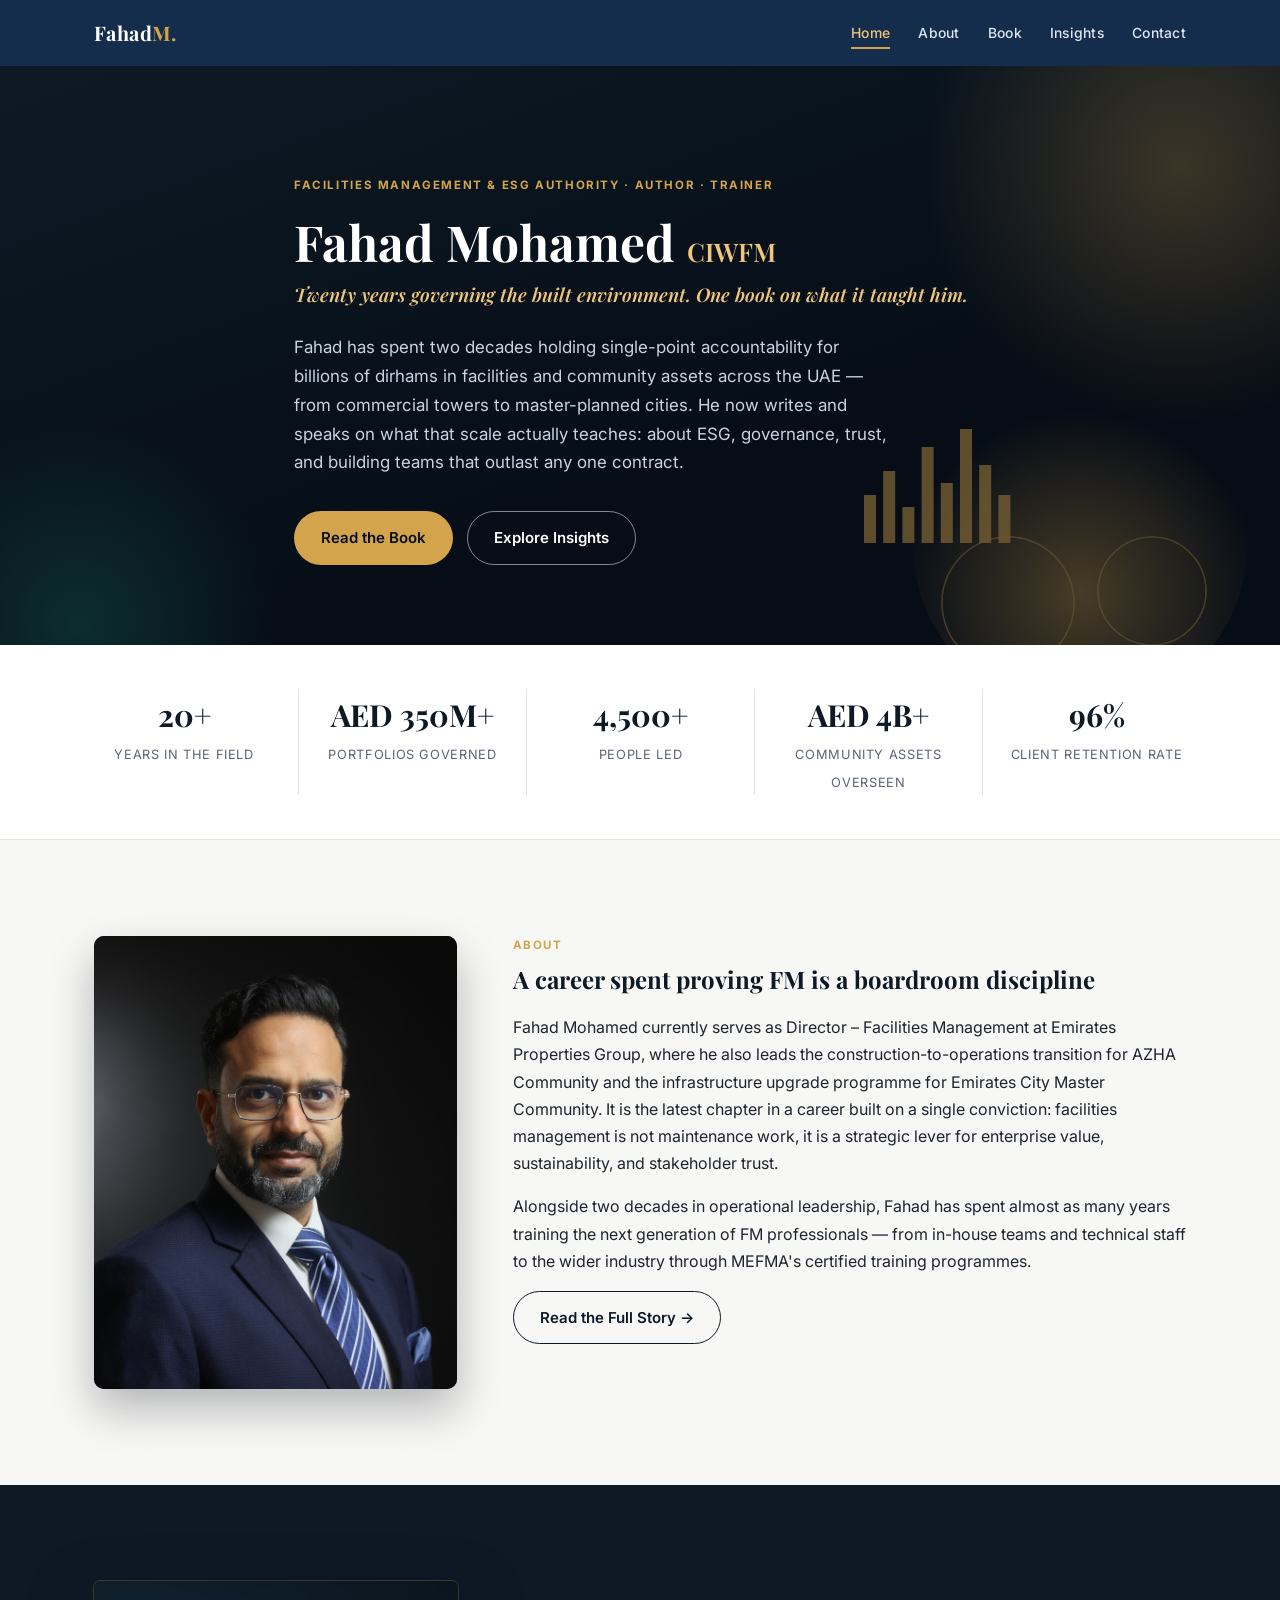
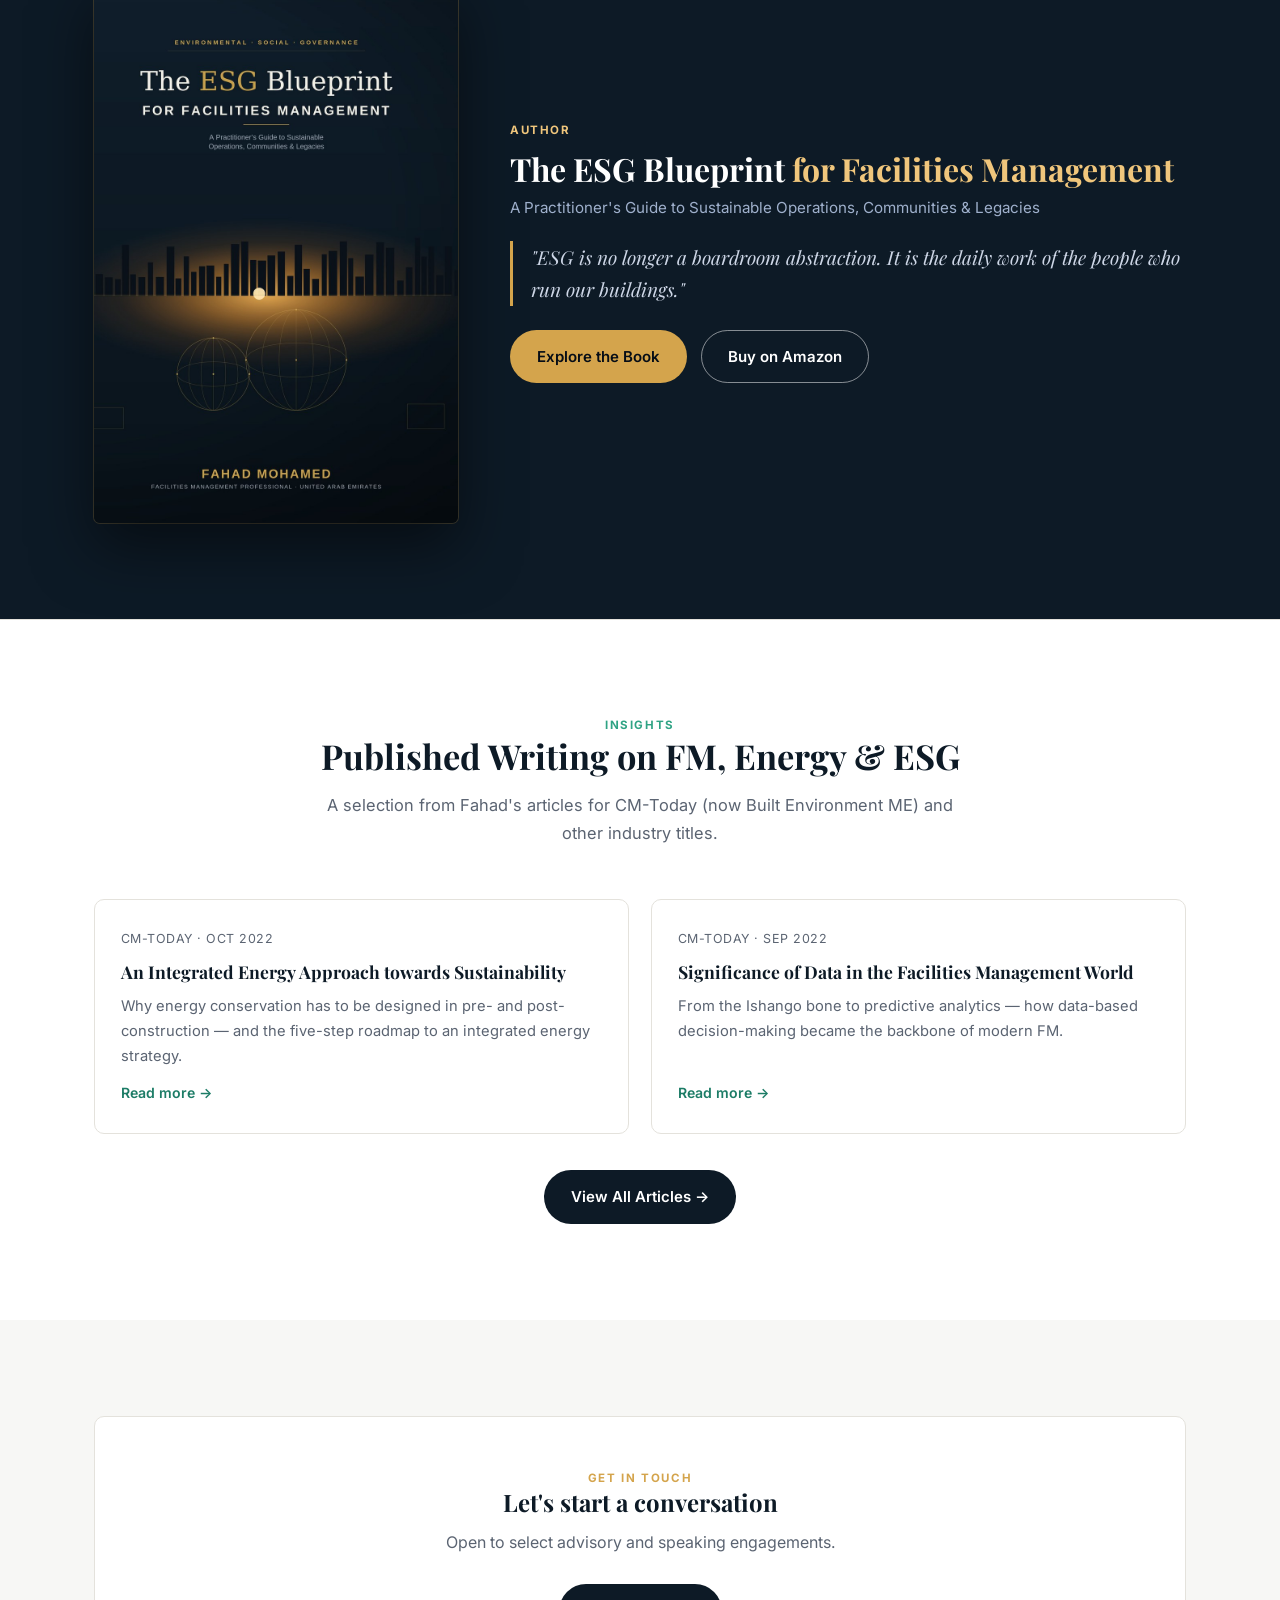
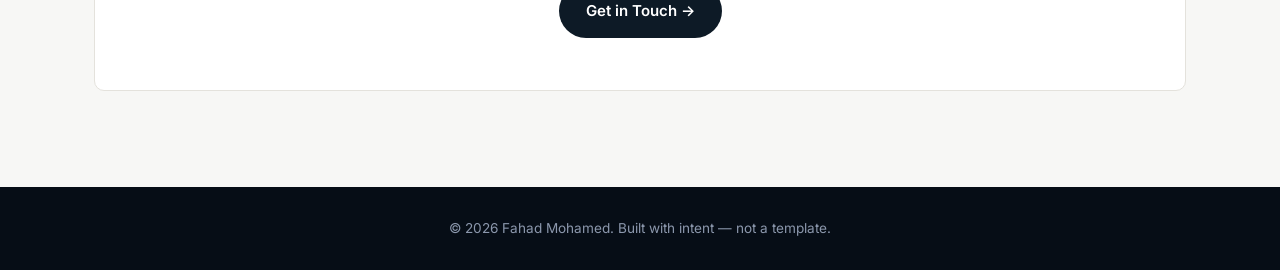
<file: index.html>
<!DOCTYPE html>
<html lang="en">
<head>
<meta charset="UTF-8">
<meta name="viewport" content="width=device-width, initial-scale=1.0">
<title>Fahad Mohamed | Facilities Management &amp; ESG Authority, Author</title>
<meta name="description" content="Fahad Mohamed — twenty years governing the built environment across the UAE. Author of The ESG Blueprint for Facilities Management, MEFMA certified trainer, and voice on ESG and the future of FM.">
<link rel="preconnect" href="https://fonts.googleapis.com">
<link rel="preconnect" href="https://fonts.gstatic.com" crossorigin>
<link href="https://fonts.googleapis.com/css2?family=Playfair+Display:wght@600;700;800&family=Inter:wght@400;500;600;700&display=swap" rel="stylesheet">
<link rel="stylesheet" href="style.css">
</head>
<body>

<header>
  <nav>
    <a href="index.html" class="logo">Fahad<span>M.</span></a>
    <ul class="nav-links" id="navLinks">
      <li><a href="index.html" class="active">Home</a></li>
      <li><a href="about.html">About</a></li>
      <li><a href="book.html">Book</a></li>
      <li><a href="insights.html">Insights</a></li>
      <li><a href="contact.html">Contact</a></li>
    </ul>
    <button class="nav-toggle" id="navToggle" aria-label="Toggle menu"><span></span><span></span><span></span></button>
  </nav>
</header>

<section class="hero" id="top">
  <svg class="hero-motif" viewBox="0 0 400 300" xmlns="http://www.w3.org/2000/svg" aria-hidden="true">
    <defs>
      <radialGradient id="heroGlow" cx="50%" cy="65%" r="55%">
        <stop offset="0%" stop-color="#f2b755" stop-opacity=".55"/>
        <stop offset="100%" stop-color="#f2b755" stop-opacity="0"/>
      </radialGradient>
    </defs>
    <circle cx="200" cy="190" r="140" fill="url(#heroGlow)"/>
    <g fill="none" stroke="#d4a44c" stroke-width="1" opacity=".55">
      <circle cx="140" cy="240" r="55"/>
      <circle cx="140" cy="240" r="55" transform="rotate(30 140 240)"/>
      <circle cx="260" cy="230" r="45"/>
      <circle cx="260" cy="230" r="45" transform="rotate(45 260 230)"/>
    </g>
    <g fill="#d4a44c" opacity=".85">
      <rect x="20" y="150" width="10" height="40"/>
      <rect x="36" y="130" width="10" height="60"/>
      <rect x="52" y="160" width="10" height="30"/>
      <rect x="68" y="110" width="10" height="80"/>
      <rect x="84" y="140" width="10" height="50"/>
      <rect x="100" y="95" width="10" height="95"/>
      <rect x="116" y="125" width="10" height="65"/>
      <rect x="132" y="150" width="10" height="40"/>
    </g>
  </svg>
  <div class="wrap hero-inner">
    <div class="eyebrow">Facilities Management &amp; ESG Authority &middot; Author &middot; Trainer</div>
    <h1>Fahad Mohamed <span style="color:var(--gold-light);font-size:1.6rem;font-weight:600;">CIWFM</span></h1>
    <div class="byline">Twenty years governing the built environment. One book on what it taught him.</div>
    <p class="lede">Fahad has spent two decades holding single-point accountability for billions of dirhams in facilities and community assets across the UAE &mdash; from commercial towers to master-planned cities. He now writes and speaks on what that scale actually teaches: about ESG, governance, trust, and building teams that outlast any one contract.</p>
    <div class="hero-ctas">
      <a href="book.html" class="btn btn-gold">Read the Book</a>
      <a href="insights.html" class="btn btn-outline">Explore Insights</a>
    </div>
  </div>
</section>

<section class="stats">
  <div class="wrap stats-grid">
    <div class="stat"><b data-count="20" data-suffix="+">0</b><span>Years in the Field</span></div>
    <div class="stat"><b data-count="350" data-prefix="AED " data-suffix="M+">AED 0M+</b><span>Portfolios Governed</span></div>
    <div class="stat"><b data-count="4500" data-suffix="+">0</b><span>People Led</span></div>
    <div class="stat"><b data-count="4" data-prefix="AED " data-suffix="B+">AED 0B+</b><span>Community Assets Overseen</span></div>
    <div class="stat"><b data-count="96" data-suffix="%">0%</b><span>Client Retention Rate</span></div>
  </div>
</section>

<section class="section" id="about-teaser">
  <div class="wrap about-grid">
    <div class="about-photo fade-up"><img src="headshot.jpg" alt="Fahad Mohamed" style="width:100%;height:100%;object-fit:cover;"></div>
    <div class="about fade-up">
      <div class="eyebrow">About</div>
      <h2 style="margin:10px 0 20px;">A career spent proving FM is a boardroom discipline</h2>
      <p>Fahad Mohamed currently serves as Director &ndash; Facilities Management at Emirates Properties Group, where he also leads the construction-to-operations transition for AZHA Community and the infrastructure upgrade programme for Emirates City Master Community. It is the latest chapter in a career built on a single conviction: facilities management is not maintenance work, it is a strategic lever for enterprise value, sustainability, and stakeholder trust.</p>
      <p>Alongside two decades in operational leadership, Fahad has spent almost as many years training the next generation of FM professionals &mdash; from in-house teams and technical staff to the wider industry through MEFMA's certified training programmes.</p>
      <p><a href="about.html" class="btn btn-navy-outline btn" style="border:1.5px solid var(--navy);">Read the Full Story &rarr;</a></p>
    </div>
  </div>
</section>

<section class="section book-section">
  <div class="wrap book-grid">
    <div class="book-cover fade-up"><img src="book-cover.jpg" alt="The ESG Blueprint for Facilities Management — book cover"></div>
    <div class="fade-up">
      <div class="eyebrow">Author</div>
      <h2>The ESG Blueprint <span style="color:var(--gold-light);">for Facilities Management</span></h2>
      <p style="color:#9fb0cc;font-size:.95rem;margin-top:-10px;margin-bottom:20px;">A Practitioner's Guide to Sustainable Operations, Communities &amp; Legacies</p>
      <p class="book-quote">"ESG is no longer a boardroom abstraction. It is the daily work of the people who run our buildings."</p>
      <div class="book-ctas">
        <a href="book.html" class="btn btn-gold">Explore the Book</a>
        <a href="https://amzn.eu/d/0ifRS3AZ" target="_blank" rel="noopener" class="btn btn-outline">Buy on Amazon</a>
      </div>
    </div>
  </div>
</section>

<section class="section" id="insights-teaser" style="background:var(--white);border-top:1px solid var(--line);">
  <div class="wrap">
    <div class="section-head fade-up">
      <div class="eyebrow emerald">Insights</div>
      <h2>Published Writing on FM, Energy &amp; ESG</h2>
      <p>A selection from Fahad's articles for CM-Today (now Built Environment ME) and other industry titles.</p>
    </div>
    <div class="insight-grid fade-up">
      <div class="article-card">
        <span class="article-meta">CM-Today &middot; Oct 2022</span>
        <h3>An Integrated Energy Approach towards Sustainability</h3>
        <p>Why energy conservation has to be designed in pre- and post-construction &mdash; and the five-step roadmap to an integrated energy strategy.</p>
        <a href="insights.html" class="read-link">Read more &rarr;</a>
      </div>
      <div class="article-card">
        <span class="article-meta">CM-Today &middot; Sep 2022</span>
        <h3>Significance of Data in the Facilities Management World</h3>
        <p>From the Ishango bone to predictive analytics &mdash; how data-based decision-making became the backbone of modern FM.</p>
        <a href="insights.html" class="read-link">Read more &rarr;</a>
      </div>
    </div>
    <p style="text-align:center;margin-top:36px;"><a href="insights.html" class="btn btn-navy">View All Articles &rarr;</a></p>
  </div>
</section>

<section class="section" id="contact-teaser">
  <div class="wrap">
    <div class="contact-box fade-up">
      <div class="eyebrow">Get in Touch</div>
      <h2>Let's start a conversation</h2>
      <p>Open to select advisory and speaking engagements.</p>
      <div class="contact-ctas">
        <a href="contact.html" class="btn btn-navy">Get in Touch &rarr;</a>
      </div>
    </div>
  </div>
</section>

<footer>
  <div class="wrap">
    &copy; <span id="year"></span> Fahad Mohamed. Built with intent &mdash; not a template.
  </div>
</footer>

<script src="site.js"></script>
</body>
</html>
</file>
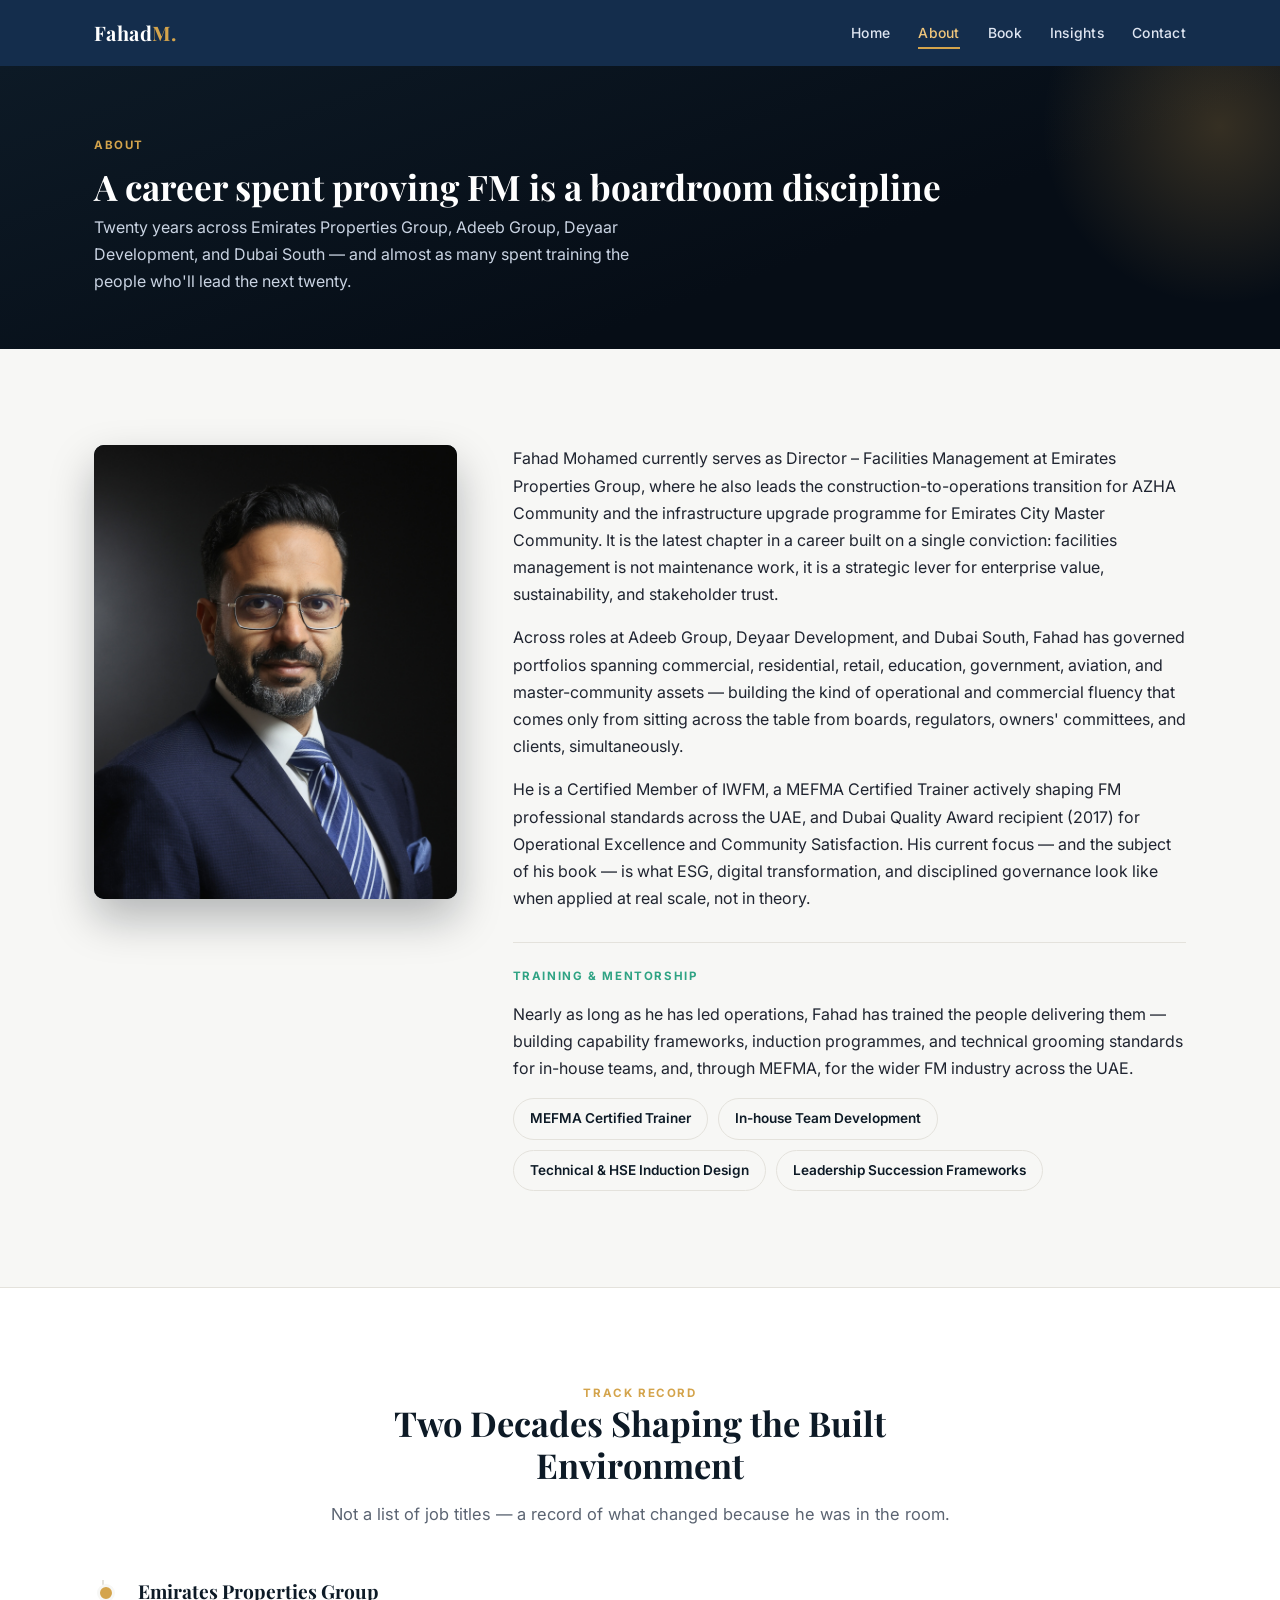
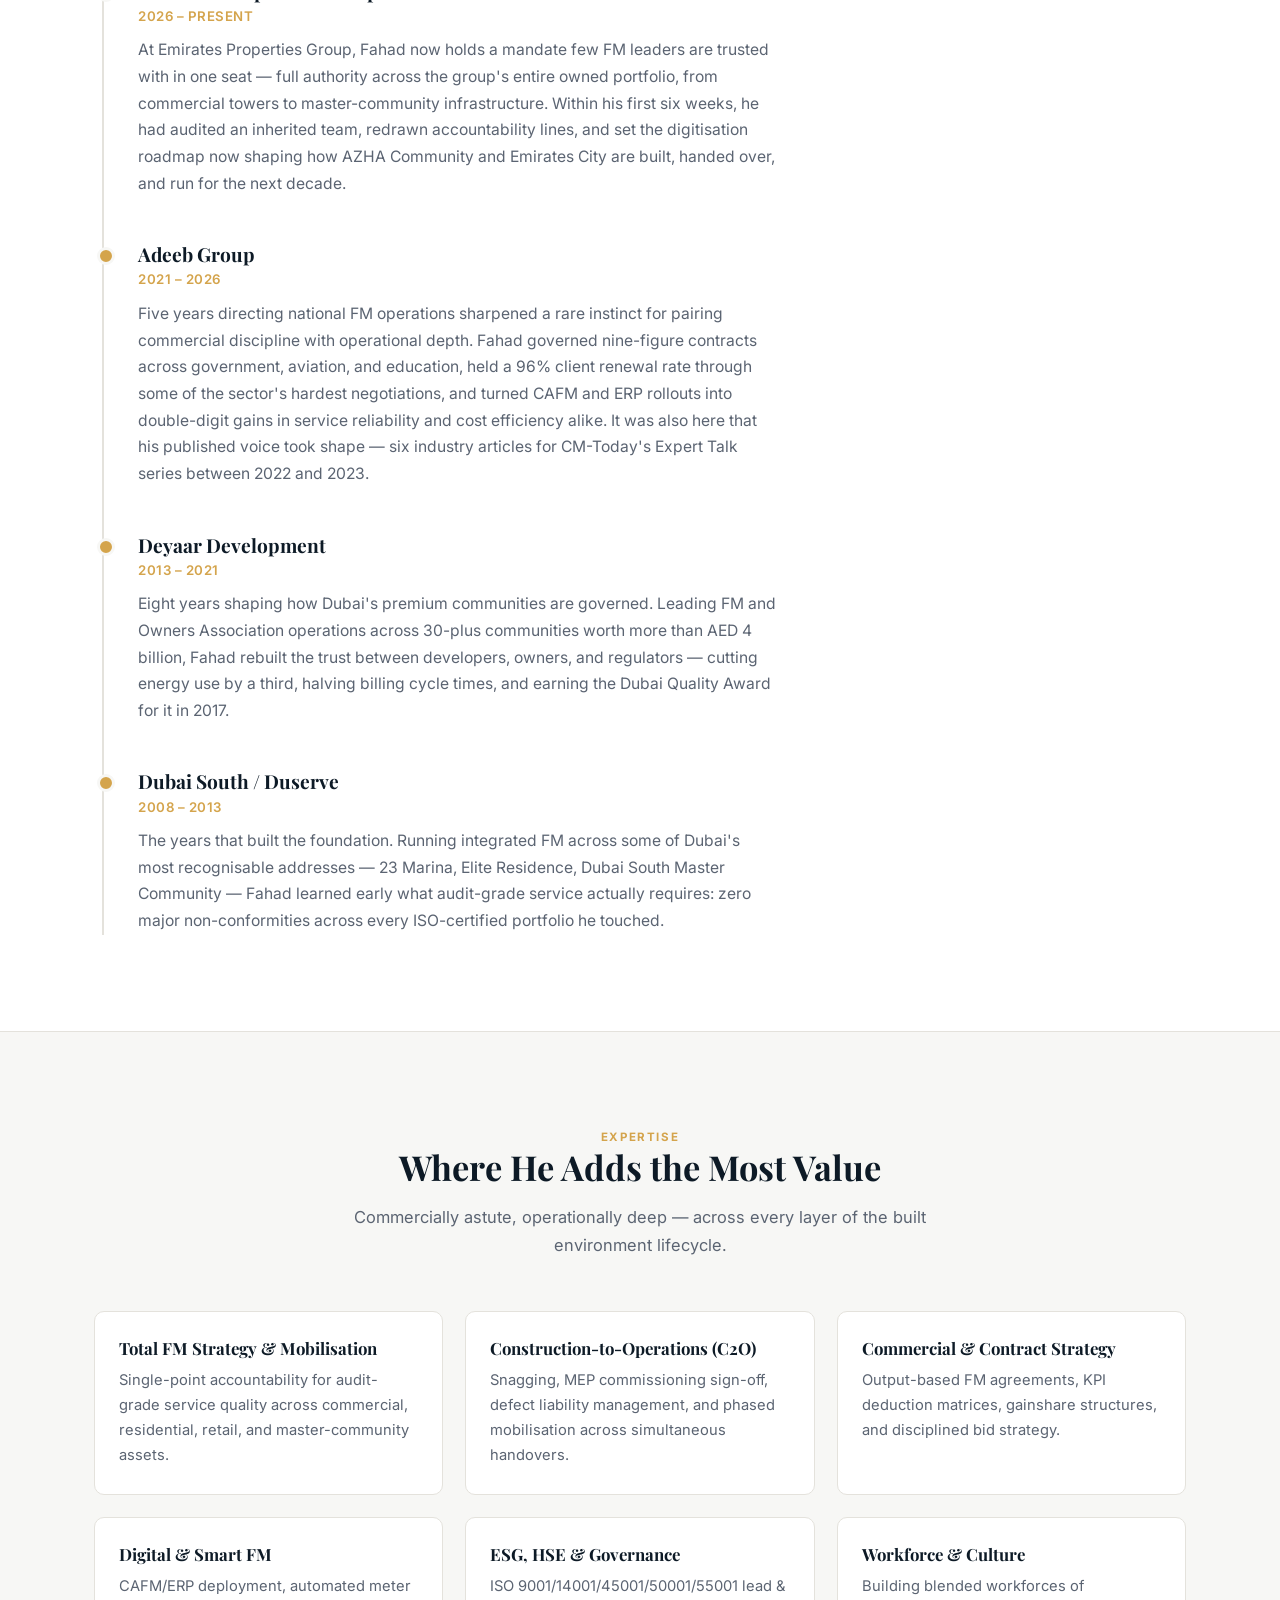
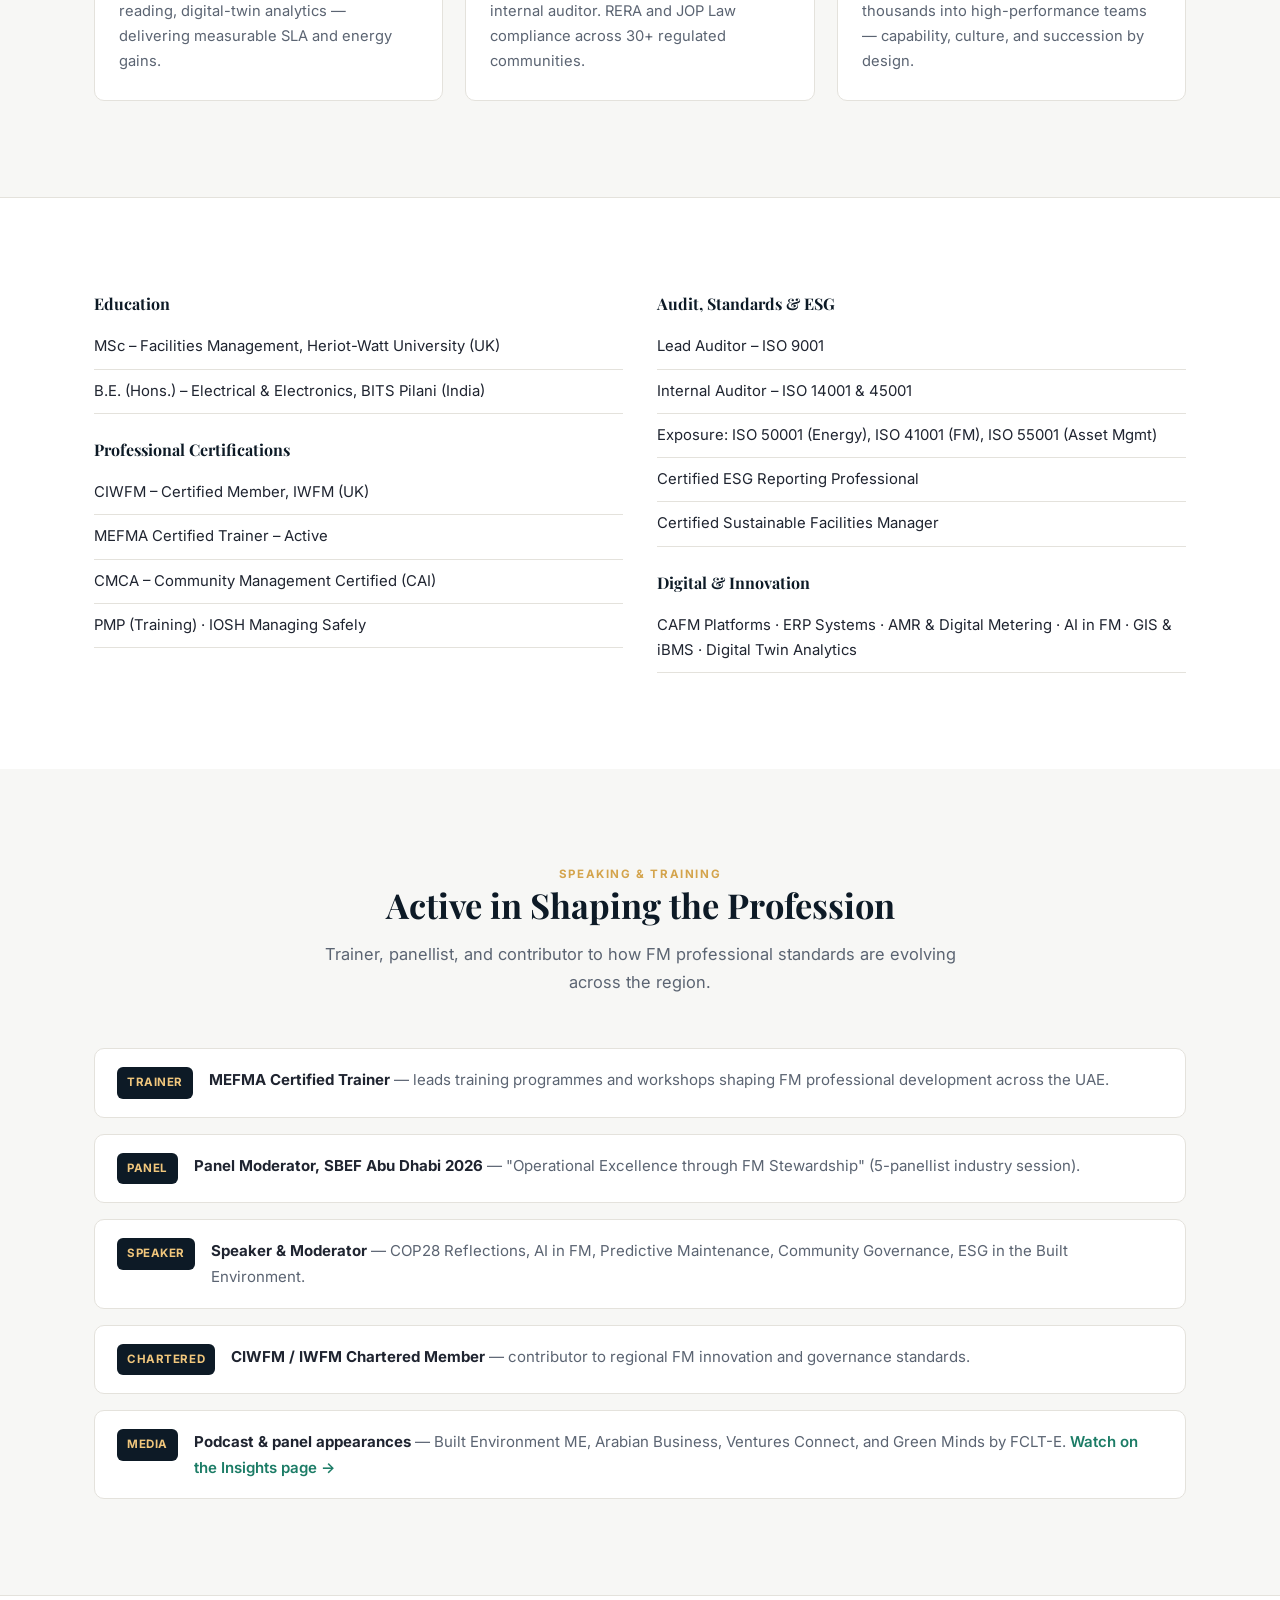
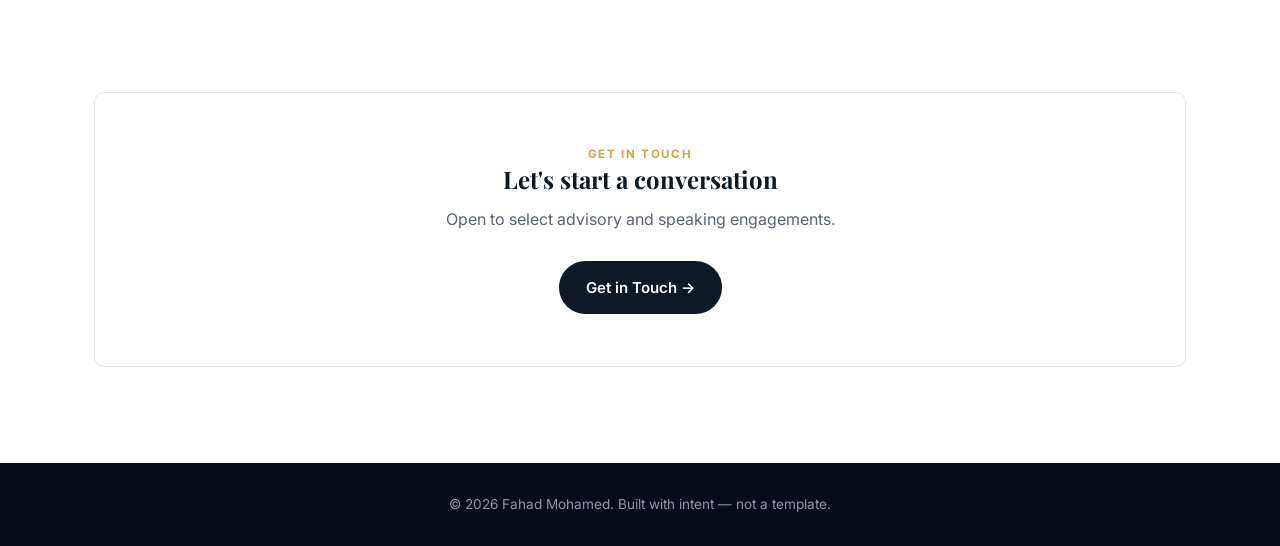
<file: about.html>
<!DOCTYPE html>
<html lang="en">
<head>
<meta charset="UTF-8">
<meta name="viewport" content="width=device-width, initial-scale=1.0">
<title>About Fahad Mohamed | Facilities Management &amp; ESG Authority</title>
<meta name="description" content="Twenty years of FM leadership across the UAE — Emirates Properties Group, Adeeb Group, Deyaar Development, Dubai South. Trainer, MEFMA certified, IWFM Chartered Member.">
<link rel="preconnect" href="https://fonts.googleapis.com">
<link rel="preconnect" href="https://fonts.gstatic.com" crossorigin>
<link href="https://fonts.googleapis.com/css2?family=Playfair+Display:wght@600;700;800&family=Inter:wght@400;500;600;700&display=swap" rel="stylesheet">
<link rel="stylesheet" href="style.css">
</head>
<body>

<header>
  <nav>
    <a href="index.html" class="logo">Fahad<span>M.</span></a>
    <ul class="nav-links" id="navLinks">
      <li><a href="index.html">Home</a></li>
      <li><a href="about.html" class="active">About</a></li>
      <li><a href="book.html">Book</a></li>
      <li><a href="insights.html">Insights</a></li>
      <li><a href="contact.html">Contact</a></li>
    </ul>
    <button class="nav-toggle" id="navToggle" aria-label="Toggle menu"><span></span><span></span><span></span></button>
  </nav>
</header>

<section class="mini-hero">
  <div class="wrap">
    <div class="eyebrow">About</div>
    <h1>A career spent proving FM is a boardroom discipline</h1>
    <p>Twenty years across Emirates Properties Group, Adeeb Group, Deyaar Development, and Dubai South &mdash; and almost as many spent training the people who'll lead the next twenty.</p>
  </div>
</section>

<section class="section">
  <div class="wrap about-grid">
    <div class="about-photo fade-up"><img src="headshot.jpg" alt="Fahad Mohamed" style="width:100%;height:100%;object-fit:cover;"></div>
    <div class="about fade-up">
      <p>Fahad Mohamed currently serves as Director &ndash; Facilities Management at Emirates Properties Group, where he also leads the construction-to-operations transition for AZHA Community and the infrastructure upgrade programme for Emirates City Master Community. It is the latest chapter in a career built on a single conviction: facilities management is not maintenance work, it is a strategic lever for enterprise value, sustainability, and stakeholder trust.</p>
      <p>Across roles at Adeeb Group, Deyaar Development, and Dubai South, Fahad has governed portfolios spanning commercial, residential, retail, education, government, aviation, and master-community assets &mdash; building the kind of operational and commercial fluency that comes only from sitting across the table from boards, regulators, owners' committees, and clients, simultaneously.</p>
      <p>He is a Certified Member of IWFM, a MEFMA Certified Trainer actively shaping FM professional standards across the UAE, and Dubai Quality Award recipient (2017) for Operational Excellence and Community Satisfaction. His current focus &mdash; and the subject of his book &mdash; is what ESG, digital transformation, and disciplined governance look like when applied at real scale, not in theory.</p>

      <div class="pill-row">
        <span class="eyebrow emerald">Training &amp; Mentorship</span>
        <p style="margin-top:10px;">Nearly as long as he has led operations, Fahad has trained the people delivering them &mdash; building capability frameworks, induction programmes, and technical grooming standards for in-house teams, and, through MEFMA, for the wider FM industry across the UAE.</p>
        <div class="pills" style="margin-top:16px;">
          <span class="pill">MEFMA Certified Trainer</span>
          <span class="pill">In-house Team Development</span>
          <span class="pill">Technical &amp; HSE Induction Design</span>
          <span class="pill">Leadership Succession Frameworks</span>
        </div>
      </div>
    </div>
  </div>
</section>

<section class="section" style="background:var(--white);border-top:1px solid var(--line);border-bottom:1px solid var(--line);">
  <div class="wrap">
    <div class="section-head fade-up">
      <div class="eyebrow">Track Record</div>
      <h2>Two Decades Shaping the Built Environment</h2>
      <p>Not a list of job titles &mdash; a record of what changed because he was in the room.</p>
    </div>
    <div class="timeline fade-up">
      <div class="tl-item">
        <h3>Emirates Properties Group</h3>
        <div class="tl-era">2026 &ndash; Present</div>
        <p>At Emirates Properties Group, Fahad now holds a mandate few FM leaders are trusted with in one seat &mdash; full authority across the group's entire owned portfolio, from commercial towers to master-community infrastructure. Within his first six weeks, he had audited an inherited team, redrawn accountability lines, and set the digitisation roadmap now shaping how AZHA Community and Emirates City are built, handed over, and run for the next decade.</p>
      </div>
      <div class="tl-item">
        <h3>Adeeb Group</h3>
        <div class="tl-era">2021 &ndash; 2026</div>
        <p>Five years directing national FM operations sharpened a rare instinct for pairing commercial discipline with operational depth. Fahad governed nine-figure contracts across government, aviation, and education, held a 96% client renewal rate through some of the sector's hardest negotiations, and turned CAFM and ERP rollouts into double-digit gains in service reliability and cost efficiency alike. It was also here that his published voice took shape &mdash; six industry articles for CM-Today's Expert Talk series between 2022 and 2023.</p>
      </div>
      <div class="tl-item">
        <h3>Deyaar Development</h3>
        <div class="tl-era">2013 &ndash; 2021</div>
        <p>Eight years shaping how Dubai's premium communities are governed. Leading FM and Owners Association operations across 30-plus communities worth more than AED 4 billion, Fahad rebuilt the trust between developers, owners, and regulators &mdash; cutting energy use by a third, halving billing cycle times, and earning the Dubai Quality Award for it in 2017.</p>
      </div>
      <div class="tl-item">
        <h3>Dubai South / Duserve</h3>
        <div class="tl-era">2008 &ndash; 2013</div>
        <p>The years that built the foundation. Running integrated FM across some of Dubai's most recognisable addresses &mdash; 23 Marina, Elite Residence, Dubai South Master Community &mdash; Fahad learned early what audit-grade service actually requires: zero major non-conformities across every ISO-certified portfolio he touched.</p>
      </div>
    </div>
  </div>
</section>

<section class="section">
  <div class="wrap">
    <div class="section-head fade-up">
      <div class="eyebrow">Expertise</div>
      <h2>Where He Adds the Most Value</h2>
      <p>Commercially astute, operationally deep &mdash; across every layer of the built environment lifecycle.</p>
    </div>
    <div class="card-grid fade-up">
      <div class="card"><h3>Total FM Strategy &amp; Mobilisation</h3><p>Single-point accountability for audit-grade service quality across commercial, residential, retail, and master-community assets.</p></div>
      <div class="card"><h3>Construction-to-Operations (C2O)</h3><p>Snagging, MEP commissioning sign-off, defect liability management, and phased mobilisation across simultaneous handovers.</p></div>
      <div class="card"><h3>Commercial &amp; Contract Strategy</h3><p>Output-based FM agreements, KPI deduction matrices, gainshare structures, and disciplined bid strategy.</p></div>
      <div class="card"><h3>Digital &amp; Smart FM</h3><p>CAFM/ERP deployment, automated meter reading, digital-twin analytics &mdash; delivering measurable SLA and energy gains.</p></div>
      <div class="card"><h3>ESG, HSE &amp; Governance</h3><p>ISO 9001/14001/45001/50001/55001 lead &amp; internal auditor. RERA and JOP Law compliance across 30+ regulated communities.</p></div>
      <div class="card"><h3>Workforce &amp; Culture</h3><p>Building blended workforces of thousands into high-performance teams &mdash; capability, culture, and succession by design.</p></div>
    </div>
  </div>
</section>

<section class="section" style="background:var(--white);border-top:1px solid var(--line);">
  <div class="wrap cred-grid fade-up">
    <div class="cred-block">
      <h3>Education</h3>
      <ul>
        <li>MSc &ndash; Facilities Management, Heriot-Watt University (UK)</li>
        <li>B.E. (Hons.) &ndash; Electrical &amp; Electronics, BITS Pilani (India)</li>
      </ul>
      <h3 style="margin-top:26px;">Professional Certifications</h3>
      <ul>
        <li>CIWFM &ndash; Certified Member, IWFM (UK)</li>
        <li>MEFMA Certified Trainer &ndash; Active</li>
        <li>CMCA &ndash; Community Management Certified (CAI)</li>
        <li>PMP (Training) &middot; IOSH Managing Safely</li>
      </ul>
    </div>
    <div class="cred-block">
      <h3>Audit, Standards &amp; ESG</h3>
      <ul>
        <li>Lead Auditor &ndash; ISO 9001</li>
        <li>Internal Auditor &ndash; ISO 14001 &amp; 45001</li>
        <li>Exposure: ISO 50001 (Energy), ISO 41001 (FM), ISO 55001 (Asset Mgmt)</li>
        <li>Certified ESG Reporting Professional</li>
        <li>Certified Sustainable Facilities Manager</li>
      </ul>
      <h3 style="margin-top:26px;">Digital &amp; Innovation</h3>
      <ul>
        <li>CAFM Platforms &middot; ERP Systems &middot; AMR &amp; Digital Metering &middot; AI in FM &middot; GIS &amp; iBMS &middot; Digital Twin Analytics</li>
      </ul>
    </div>
  </div>
</section>

<section class="section" id="leadership">
  <div class="wrap">
    <div class="section-head fade-up">
      <div class="eyebrow">Speaking &amp; Training</div>
      <h2>Active in Shaping the Profession</h2>
      <p>Trainer, panellist, and contributor to how FM professional standards are evolving across the region.</p>
    </div>
    <div class="lead-list fade-up">
      <div class="lead-row"><span class="tag">Trainer</span><p><strong>MEFMA Certified Trainer</strong> &mdash; leads training programmes and workshops shaping FM professional development across the UAE.</p></div>
      <div class="lead-row"><span class="tag">Panel</span><p><strong>Panel Moderator, SBEF Abu Dhabi 2026</strong> &mdash; "Operational Excellence through FM Stewardship" (5-panellist industry session).</p></div>
      <div class="lead-row"><span class="tag">Speaker</span><p><strong>Speaker &amp; Moderator</strong> &mdash; COP28 Reflections, AI in FM, Predictive Maintenance, Community Governance, ESG in the Built Environment.</p></div>
      <div class="lead-row"><span class="tag">Chartered</span><p><strong>CIWFM / IWFM Chartered Member</strong> &mdash; contributor to regional FM innovation and governance standards.</p></div>
      <div class="lead-row"><span class="tag">Media</span><p><strong>Podcast &amp; panel appearances</strong> &mdash; Built Environment ME, Arabian Business, Ventures Connect, and Green Minds by FCLT-E. <a href="insights.html" style="color:var(--emerald);font-weight:600;">Watch on the Insights page &rarr;</a></p></div>
    </div>
  </div>
</section>

<section class="section" id="contact-cta" style="background:var(--white);border-top:1px solid var(--line);">
  <div class="wrap">
    <div class="contact-box fade-up">
      <div class="eyebrow">Get in Touch</div>
      <h2>Let's start a conversation</h2>
      <p>Open to select advisory and speaking engagements.</p>
      <div class="contact-ctas">
        <a href="contact.html" class="btn btn-navy">Get in Touch &rarr;</a>
      </div>
    </div>
  </div>
</section>

<footer>
  <div class="wrap">
    &copy; <span id="year"></span> Fahad Mohamed. Built with intent &mdash; not a template.
  </div>
</footer>

<script src="site.js"></script>
</body>
</html>
</file>
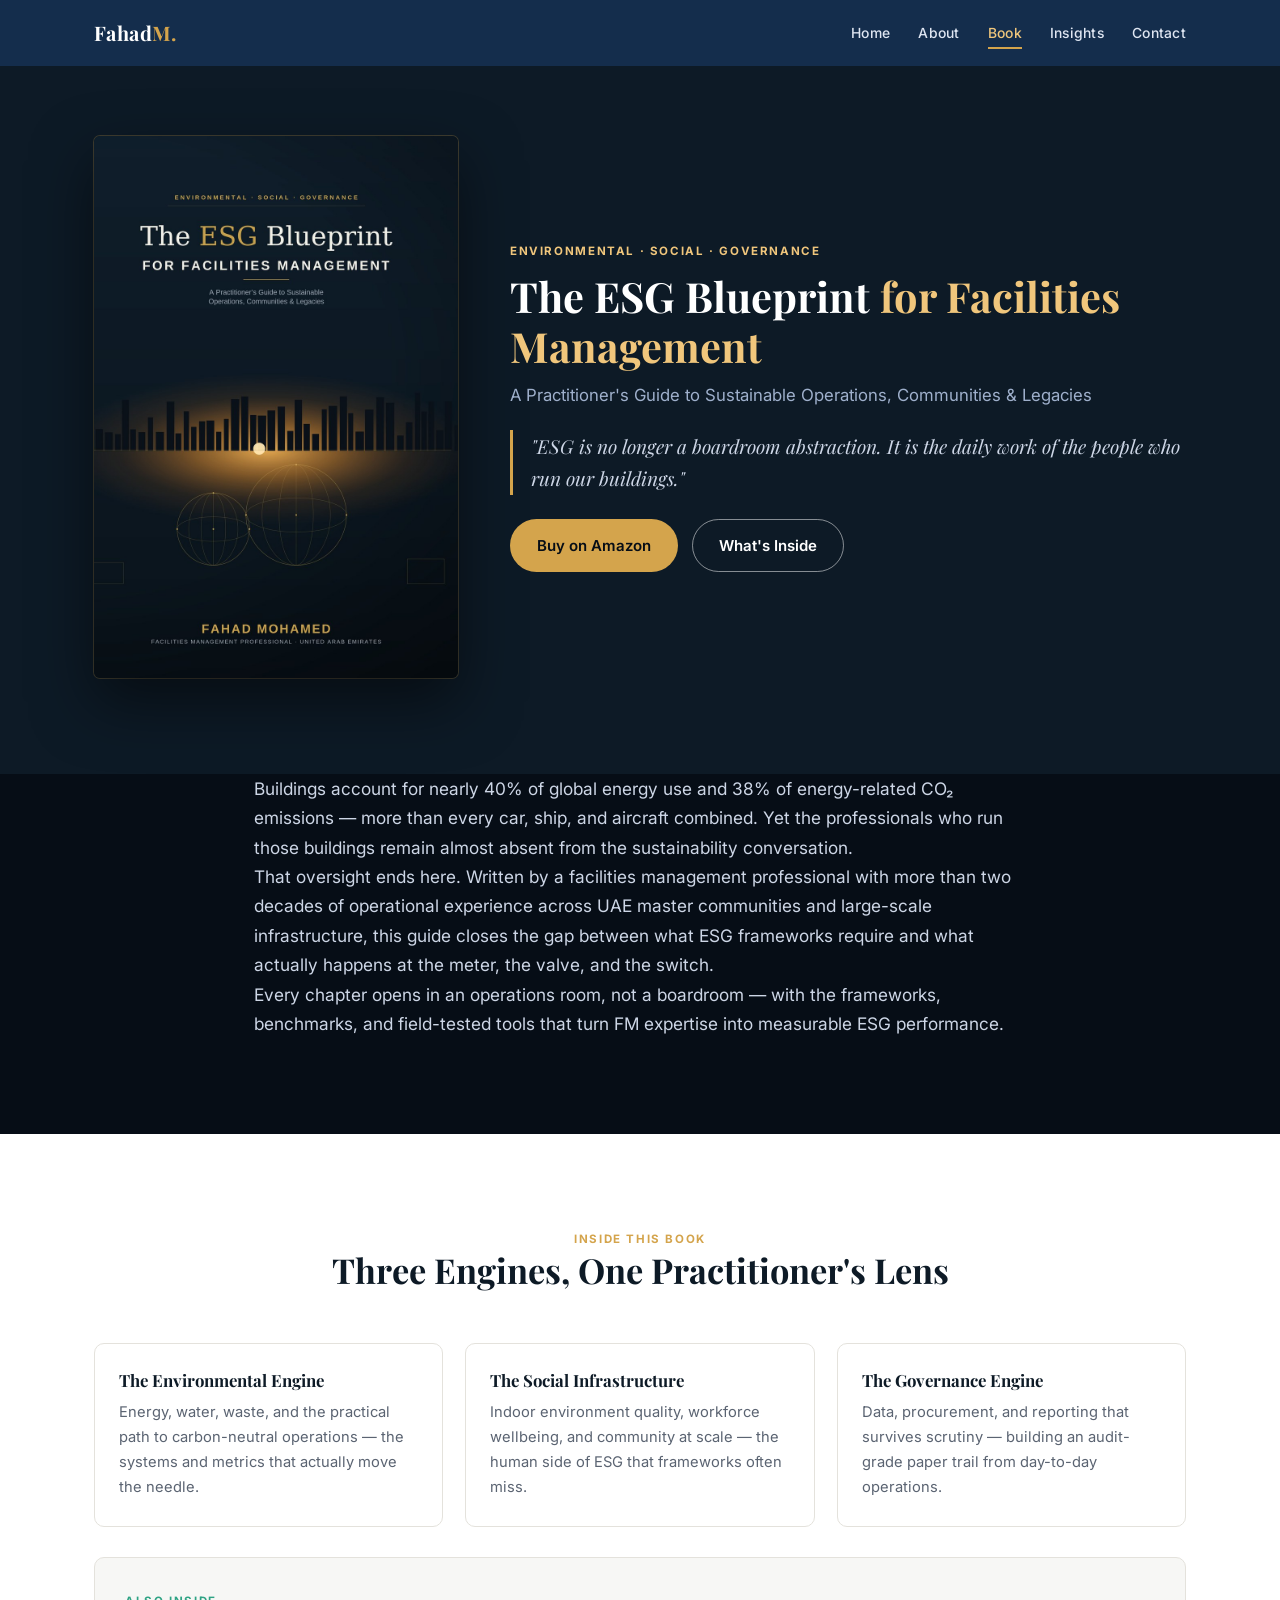
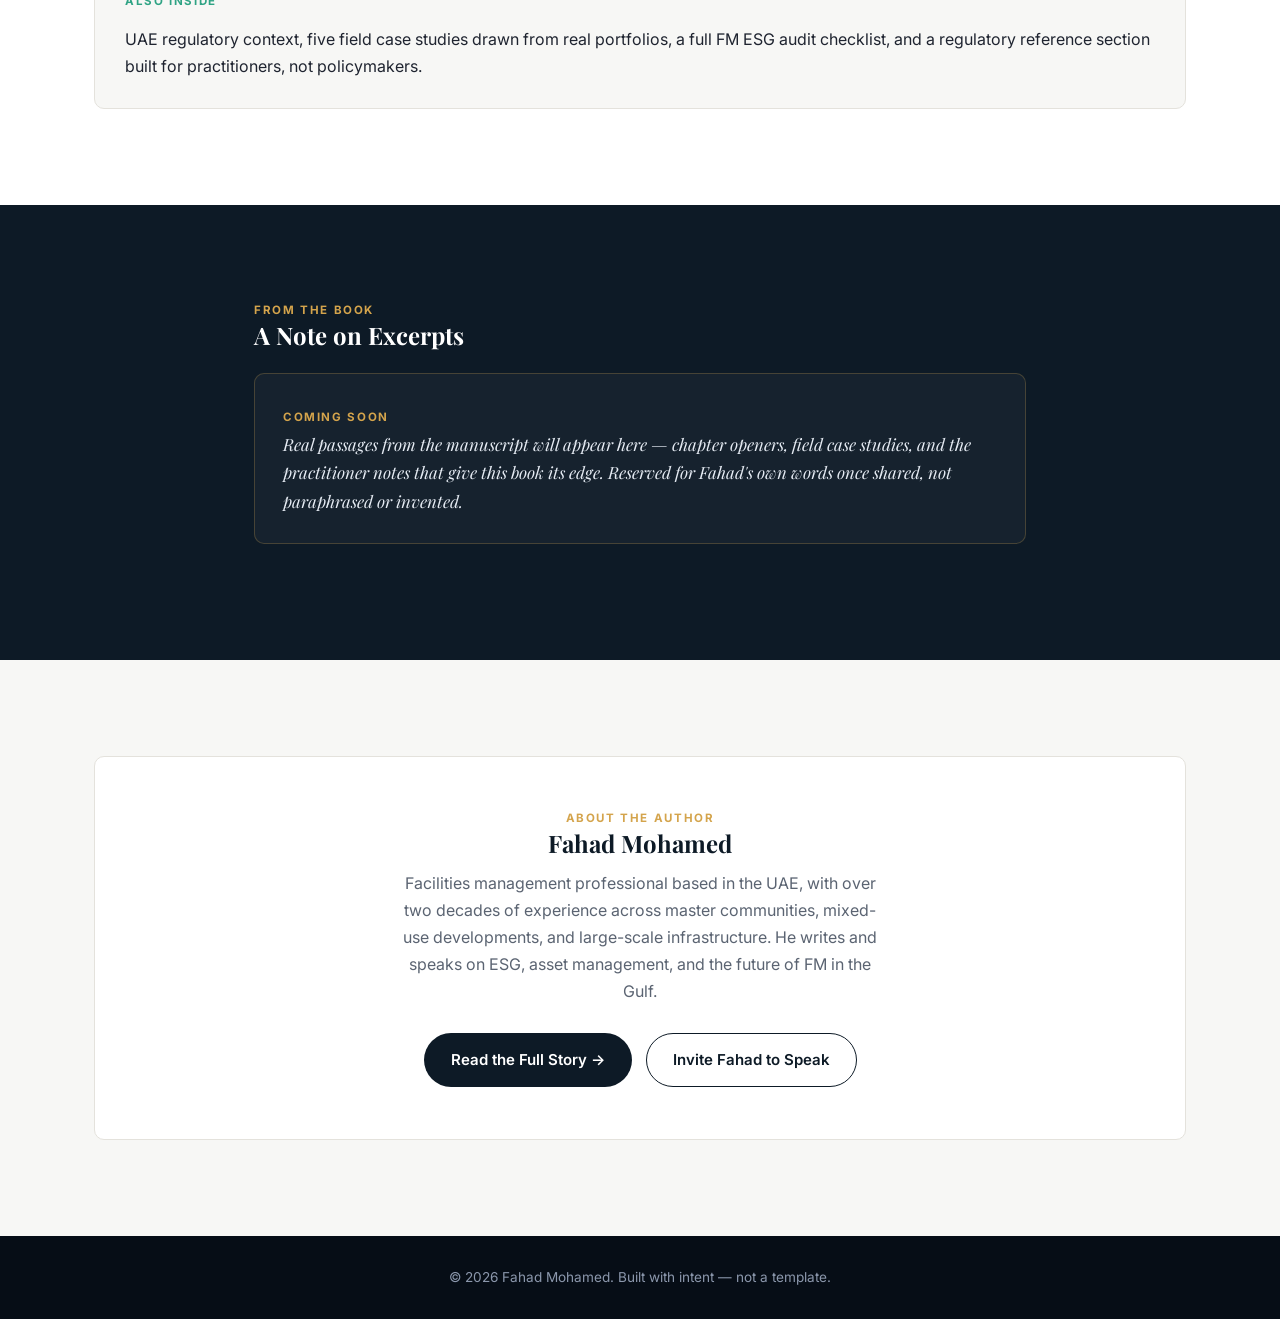
<file: book.html>
<!DOCTYPE html>
<html lang="en">
<head>
<meta charset="UTF-8">
<meta name="viewport" content="width=device-width, initial-scale=1.0">
<title>The ESG Blueprint for Facilities Management | Fahad Mohamed</title>
<meta name="description" content="The ESG Blueprint for Facilities Management — A Practitioner's Guide to Sustainable Operations, Communities & Legacies, by Fahad Mohamed.">
<link rel="preconnect" href="https://fonts.googleapis.com">
<link rel="preconnect" href="https://fonts.gstatic.com" crossorigin>
<link href="https://fonts.googleapis.com/css2?family=Playfair+Display:wght@600;700;800&family=Inter:wght@400;500;600;700&display=swap" rel="stylesheet">
<link rel="stylesheet" href="style.css">
</head>
<body>

<header>
  <nav>
    <a href="index.html" class="logo">Fahad<span>M.</span></a>
    <ul class="nav-links" id="navLinks">
      <li><a href="index.html">Home</a></li>
      <li><a href="about.html">About</a></li>
      <li><a href="book.html" class="active">Book</a></li>
      <li><a href="insights.html">Insights</a></li>
      <li><a href="contact.html">Contact</a></li>
    </ul>
    <button class="nav-toggle" id="navToggle" aria-label="Toggle menu"><span></span><span></span><span></span></button>
  </nav>
</header>

<section class="section book-section" style="padding-top:70px;">
  <div class="wrap book-grid">
    <div class="book-cover fade-up"><img src="book-cover.jpg" alt="The ESG Blueprint for Facilities Management — book cover"></div>
    <div class="fade-up">
      <div class="eyebrow">Environmental &middot; Social &middot; Governance</div>
      <h2 style="font-size:2.6rem;">The ESG Blueprint <span style="color:var(--gold-light);">for Facilities Management</span></h2>
      <p style="color:#9fb0cc;font-size:1.05rem;margin-top:-6px;margin-bottom:20px;">A Practitioner's Guide to Sustainable Operations, Communities &amp; Legacies</p>
      <p class="book-quote">"ESG is no longer a boardroom abstraction. It is the daily work of the people who run our buildings."</p>
      <div class="book-ctas">
        <a href="https://amzn.eu/d/0ifRS3AZ" target="_blank" rel="noopener" class="btn btn-gold">Buy on Amazon</a>
        <a href="#inside" class="btn btn-outline">What's Inside</a>
      </div>
    </div>
  </div>
</section>

<section class="section" style="background:var(--navy-deep);color:var(--white);padding-top:0;">
  <div class="wrap" style="max-width:820px;">
    <p style="color:#cdd6e6;font-size:1.08rem;">Buildings account for nearly 40% of global energy use and 38% of energy-related CO&#8322; emissions &mdash; more than every car, ship, and aircraft combined. Yet the professionals who run those buildings remain almost absent from the sustainability conversation.</p>
    <p style="color:#cdd6e6;font-size:1.08rem;">That oversight ends here. Written by a facilities management professional with more than two decades of operational experience across UAE master communities and large-scale infrastructure, this guide closes the gap between what ESG frameworks require and what actually happens at the meter, the valve, and the switch.</p>
    <p style="color:#cdd6e6;font-size:1.08rem;">Every chapter opens in an operations room, not a boardroom &mdash; with the frameworks, benchmarks, and field-tested tools that turn FM expertise into measurable ESG performance.</p>
  </div>
</section>

<section class="section" id="inside" style="background:var(--white);">
  <div class="wrap">
    <div class="section-head fade-up">
      <div class="eyebrow">Inside This Book</div>
      <h2>Three Engines, One Practitioner's Lens</h2>
    </div>
    <div class="card-grid fade-up">
      <div class="card">
        <h3>The Environmental Engine</h3>
        <p>Energy, water, waste, and the practical path to carbon-neutral operations &mdash; the systems and metrics that actually move the needle.</p>
      </div>
      <div class="card">
        <h3>The Social Infrastructure</h3>
        <p>Indoor environment quality, workforce wellbeing, and community at scale &mdash; the human side of ESG that frameworks often miss.</p>
      </div>
      <div class="card">
        <h3>The Governance Engine</h3>
        <p>Data, procurement, and reporting that survives scrutiny &mdash; building an audit-grade paper trail from day-to-day operations.</p>
      </div>
    </div>
    <div class="fade-up" style="margin-top:30px;background:var(--paper);border:1px solid var(--line);border-radius:var(--radius);padding:28px 30px;">
      <span class="eyebrow emerald">Also Inside</span>
      <p style="margin-top:12px;color:var(--ink);">UAE regulatory context, five field case studies drawn from real portfolios, a full FM ESG audit checklist, and a regulatory reference section built for practitioners, not policymakers.</p>
    </div>
  </div>
</section>

<section class="section" style="background:var(--navy);color:var(--white);">
  <div class="wrap" style="max-width:820px;">
    <div class="eyebrow">From the Book</div>
    <h2 style="color:var(--white);margin-bottom:24px;">A Note on Excerpts</h2>
    <div class="excerpt-block fade-up">
      <span class="eyebrow">Coming Soon</span>
      <p>Real passages from the manuscript will appear here &mdash; chapter openers, field case studies, and the practitioner notes that give this book its edge. Reserved for Fahad's own words once shared, not paraphrased or invented.</p>
    </div>
  </div>
</section>

<section class="section">
  <div class="wrap">
    <div class="contact-box fade-up">
      <div class="eyebrow">About the Author</div>
      <h2>Fahad Mohamed</h2>
      <p>Facilities management professional based in the UAE, with over two decades of experience across master communities, mixed-use developments, and large-scale infrastructure. He writes and speaks on ESG, asset management, and the future of FM in the Gulf.</p>
      <div class="contact-ctas">
        <a href="about.html" class="btn btn-navy">Read the Full Story &rarr;</a>
        <a href="contact.html" class="btn btn-navy-outline btn" style="border:1.5px solid var(--navy);">Invite Fahad to Speak</a>
      </div>
    </div>
  </div>
</section>

<footer>
  <div class="wrap">
    &copy; <span id="year"></span> Fahad Mohamed. Built with intent &mdash; not a template.
  </div>
</footer>

<script src="site.js"></script>
</body>
</html>
</file>
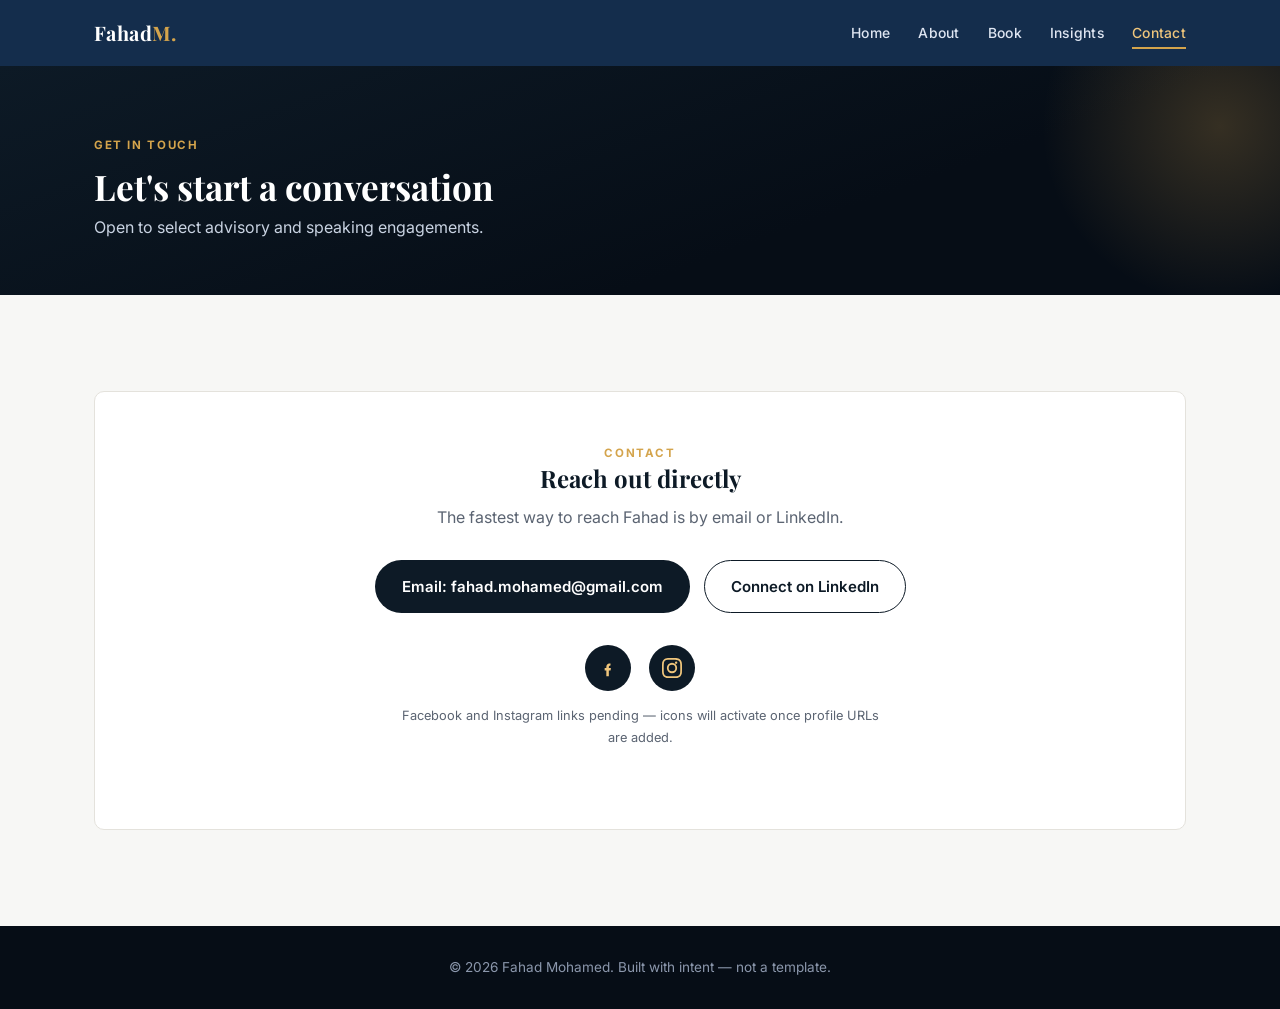
<file: contact.html>
<!DOCTYPE html>
<html lang="en">
<head>
<meta charset="UTF-8">
<meta name="viewport" content="width=device-width, initial-scale=1.0">
<title>Contact Fahad Mohamed</title>
<meta name="description" content="Get in touch with Fahad Mohamed for advisory, speaking, and training engagements.">
<link rel="preconnect" href="https://fonts.googleapis.com">
<link rel="preconnect" href="https://fonts.gstatic.com" crossorigin>
<link href="https://fonts.googleapis.com/css2?family=Playfair+Display:wght@600;700;800&family=Inter:wght@400;500;600;700&display=swap" rel="stylesheet">
<link rel="stylesheet" href="style.css">
</head>
<body>

<header>
  <nav>
    <a href="index.html" class="logo">Fahad<span>M.</span></a>
    <ul class="nav-links" id="navLinks">
      <li><a href="index.html">Home</a></li>
      <li><a href="about.html">About</a></li>
      <li><a href="book.html">Book</a></li>
      <li><a href="insights.html">Insights</a></li>
      <li><a href="contact.html" class="active">Contact</a></li>
    </ul>
    <button class="nav-toggle" id="navToggle" aria-label="Toggle menu"><span></span><span></span><span></span></button>
  </nav>
</header>

<section class="mini-hero">
  <div class="wrap">
    <div class="eyebrow">Get in Touch</div>
    <h1>Let's start a conversation</h1>
    <p>Open to select advisory and speaking engagements.</p>
  </div>
</section>

<section class="section">
  <div class="wrap">
    <div class="contact-box fade-up">
      <div class="eyebrow">Contact</div>
      <h2>Reach out directly</h2>
      <p>The fastest way to reach Fahad is by email or LinkedIn.</p>
      <div class="contact-ctas">
        <a href="mailto:fahad.mohamed@gmail.com" class="btn btn-navy">Email: fahad.mohamed@gmail.com</a>
        <a href="https://www.linkedin.com/in/fahad-mohamed" target="_blank" rel="noopener" class="btn btn-navy-outline btn" style="border:1.5px solid var(--navy);">Connect on LinkedIn</a>
      </div>

      <div class="social-row fade-up">
        <a href="#" class="social-icon" title="Facebook (link pending)" aria-label="Facebook">
          <svg width="20" height="20" viewBox="0 0 24 24" fill="currentColor"><path d="M13.5 9H15V6.5h-1.5C11.6 6.5 10 8.1 10 10.5V12H8v3h2v7h3v-7h2.1l.4-3H13v-1.2c0-.8.2-1.3 1.5-1.3z"/></svg>
        </a>
        <a href="#" class="social-icon" title="Instagram (link pending)" aria-label="Instagram">
          <svg width="20" height="20" viewBox="0 0 24 24" fill="currentColor"><path d="M12 2.2c3.2 0 3.6 0 4.9.07 3.3.15 4.8 1.7 4.95 4.95.06 1.3.07 1.7.07 4.9s-.01 3.6-.07 4.9c-.15 3.25-1.65 4.8-4.95 4.95-1.3.06-1.7.07-4.9.07s-3.6-.01-4.9-.07c-3.3-.15-4.8-1.7-4.95-4.95C2.09 15.6 2.08 15.2 2.08 12s.01-3.6.07-4.9C2.3 3.85 3.8 2.3 7.1 2.15 8.4 2.09 8.8 2.08 12 2.08zM12 0C8.7 0 8.35 0 7.05.07c-4.2.2-6.78 2.75-6.98 6.98C0 8.35 0 8.7 0 12s0 3.65.07 4.95c.2 4.23 2.78 6.78 6.98 6.98C8.35 24 8.7 24 12 24s3.65 0 4.95-.07c4.2-.2 6.78-2.75 6.98-6.98C24 15.65 24 15.3 24 12s0-3.65-.07-4.95c-.2-4.23-2.76-6.78-6.98-6.98C15.65 0 15.3 0 12 0zm0 5.84A6.16 6.16 0 1 0 18.16 12 6.16 6.16 0 0 0 12 5.84zm0 10.16A4 4 0 1 1 16 12a4 4 0 0 1-4 4zm6.4-10.4a1.44 1.44 0 1 1-1.44-1.44 1.44 1.44 0 0 1 1.44 1.44z"/></svg>
        </a>
      </div>
      <p style="margin-top:14px;font-size:.8rem;color:var(--muted);">Facebook and Instagram links pending &mdash; icons will activate once profile URLs are added.</p>
    </div>
  </div>
</section>

<footer>
  <div class="wrap">
    &copy; <span id="year"></span> Fahad Mohamed. Built with intent &mdash; not a template.
  </div>
</footer>

<script src="site.js"></script>
</body>
</html>
</file>
<file: style.css>
:root{
  --navy:#0d1a26;
  --navy-deep:#060d16;
  --navy-light:#182a3d;
  --gold:#d4a44c;
  --gold-light:#f0c67c;
  --glow:#f2b755;
  --emerald:#1c7c66;
  --emerald-light:#2fa384;
  --paper:#f7f7f5;
  --ink:#1f2430;
  --muted:#5b6472;
  --line:#e4e2dc;
  --white:#ffffff;
  --radius:10px;
  --maxw:1140px;
}
*{box-sizing:border-box;margin:0;padding:0;}
html{scroll-behavior:smooth;}
body{
  font-family:'Inter',sans-serif;
  color:var(--ink);
  background:var(--paper);
  line-height:1.7;
  -webkit-font-smoothing:antialiased;
}
h1,h2,h3,h4{font-family:'Playfair Display',serif;color:var(--navy);line-height:1.2;}
a{color:inherit;text-decoration:none;}
img{max-width:100%;display:block;}
.wrap{max-width:var(--maxw);margin:0 auto;padding:0 24px;}
.eyebrow{
  text-transform:uppercase;letter-spacing:.14em;font-size:.72rem;font-weight:700;color:var(--gold);
}
.eyebrow.emerald{color:var(--emerald-light);}
.section{padding:96px 0;}
.section-head{max-width:660px;margin:0 auto 52px;text-align:center;}
.section-head h2{font-size:2.15rem;margin-bottom:14px;}
.section-head p{color:var(--muted);font-size:1.03rem;}
.btn{
  display:inline-flex;align-items:center;gap:8px;
  padding:13px 26px;border-radius:999px;font-weight:600;font-size:.94rem;
  border:1.5px solid transparent;cursor:pointer;transition:.2s ease;
}
.btn-gold{background:var(--gold);color:var(--navy-deep);}
.btn-gold:hover{background:var(--gold-light);transform:translateY(-2px);}
.btn-emerald{background:var(--emerald);color:var(--white);}
.btn-emerald:hover{background:var(--emerald-light);transform:translateY(-2px);}
.btn-outline{border-color:rgba(255,255,255,.5);color:var(--white);}
.btn-outline:hover{border-color:var(--white);background:rgba(255,255,255,.08);transform:translateY(-2px);}
.btn-navy{background:var(--navy);color:var(--white);}
.btn-navy:hover{background:var(--navy-light);transform:translateY(-2px);}
.btn-navy-outline{border-color:var(--navy);color:var(--navy);}
.btn-navy-outline:hover{background:var(--navy);color:var(--white);}

/* NAV */
header{position:sticky;top:0;z-index:100;background:rgba(11,37,69,.96);backdrop-filter:blur(6px);}
nav{display:flex;align-items:center;justify-content:space-between;padding:16px 24px;max-width:var(--maxw);margin:0 auto;}
.logo{font-family:'Playfair Display',serif;font-weight:700;color:var(--white);font-size:1.25rem;letter-spacing:.02em;}
.logo span{color:var(--gold);}
.nav-links{display:flex;gap:28px;list-style:none;}
.nav-links a{color:#dfe6f2;font-size:.87rem;font-weight:500;letter-spacing:.02em;transition:.15s;position:relative;}
.nav-links a:hover{color:var(--gold-light);}
.nav-links a.active{color:var(--gold-light);}
.nav-links a.active::after{
  content:"";position:absolute;left:0;right:0;bottom:-8px;height:2px;background:var(--gold);
}
.nav-toggle{display:none;background:none;border:none;cursor:pointer;padding:6px;}
.nav-toggle span{display:block;width:24px;height:2px;background:var(--white);margin:5px 0;}
@media (max-width:900px){
  .nav-links{position:absolute;top:100%;left:0;right:0;background:var(--navy-deep);flex-direction:column;gap:0;max-height:0;overflow:hidden;transition:max-height .25s ease;}
  .nav-links.open{max-height:460px;}
  .nav-links li{border-top:1px solid rgba(255,255,255,.08);}
  .nav-links a{display:block;padding:16px 24px;}
  .nav-toggle{display:block;}
}

/* HERO (used on index + inner-page mini-heroes) */
.hero{
  background:linear-gradient(160deg,var(--navy) 0%, var(--navy-deep) 65%);
  color:var(--white);padding:110px 0 80px;position:relative;overflow:hidden;
}
.hero::after{
  content:"";position:absolute;right:-160px;top:-160px;width:520px;height:520px;
  background:radial-gradient(circle, rgba(242,183,85,.22), transparent 70%);
}
.hero::before{
  content:"";position:absolute;left:-120px;bottom:-180px;width:400px;height:400px;
  background:radial-gradient(circle, rgba(28,124,102,.28), transparent 70%);
}
.hero-motif{position:absolute;right:-40px;bottom:-30px;width:46%;max-width:480px;opacity:.5;z-index:0;pointer-events:none;}
.hero-inner{max-width:740px;position:relative;z-index:1;}
.hero h1{color:var(--white);font-size:3.1rem;margin:16px 0 8px;font-weight:700;}
.hero .byline{
  font-size:1.18rem;color:var(--gold-light);font-weight:600;margin-bottom:22px;
  font-family:'Playfair Display',serif;font-style:italic;
}
.hero p.lede{color:#c9d3e2;font-size:1.06rem;max-width:600px;margin-bottom:34px;}
.hero-ctas{display:flex;gap:14px;flex-wrap:wrap;}

/* mini hero for inner pages */
.mini-hero{
  background:linear-gradient(160deg,var(--navy) 0%, var(--navy-deep) 65%);
  color:var(--white);padding:70px 0 54px;position:relative;overflow:hidden;
}
.mini-hero::after{
  content:"";position:absolute;right:-120px;top:-120px;width:360px;height:360px;
  background:radial-gradient(circle, rgba(242,183,85,.2), transparent 70%);
}
.mini-hero h1{color:var(--white);font-size:2.2rem;margin:10px 0 6px;}
.mini-hero p{color:#c9d3e2;font-size:1rem;max-width:560px;}

/* STATS */
.stats{background:var(--white);border-bottom:1px solid var(--line);}
.stats-grid{display:grid;grid-template-columns:repeat(5,1fr);gap:0;padding:44px 0;}
.stat{text-align:center;padding:0 12px;border-left:1px solid var(--line);}
.stat:first-child{border-left:none;}
.stat b{display:block;font-family:'Playfair Display',serif;font-size:1.9rem;color:var(--navy);}
.stat span{font-size:.8rem;color:var(--muted);text-transform:uppercase;letter-spacing:.05em;}
@media (max-width:820px){.stats-grid{grid-template-columns:repeat(2,1fr);gap:28px;}.stat{border-left:none;}}

/* ABOUT */
.about-grid{display:grid;grid-template-columns:.7fr 1.3fr;gap:56px;align-items:flex-start;}
.about-photo{
  width:100%;aspect-ratio:4/5;border-radius:var(--radius);
  background:linear-gradient(160deg,var(--navy) 0%,var(--navy-light) 100%);
  overflow:hidden;box-shadow:0 20px 44px rgba(6,13,22,.28);
}
.about p{margin-bottom:16px;color:var(--ink);}
.pill-row{margin-top:30px;padding-top:24px;border-top:1px solid var(--line);}
.pill-row .eyebrow{display:block;margin-bottom:14px;}
.pills{display:flex;flex-wrap:wrap;gap:10px;}
.pill{
  background:var(--paper);border:1px solid var(--line);border-radius:999px;
  padding:8px 16px;font-size:.85rem;font-weight:600;color:var(--navy);
  transition:.2s;
}
.pill:hover{border-color:var(--emerald);color:var(--emerald);}

/* TIMELINE */
.timeline{border-left:2px solid var(--line);margin-left:8px;}
.tl-item{position:relative;padding:0 0 46px 34px;}
.tl-item:last-child{padding-bottom:0;}
.tl-item::before{
  content:"";position:absolute;left:-7px;top:4px;width:12px;height:12px;
  background:var(--gold);border-radius:50%;border:3px solid var(--paper);
}
.tl-item h3{font-size:1.2rem;margin-bottom:2px;}
.tl-era{color:var(--gold);font-weight:600;font-size:.83rem;text-transform:uppercase;letter-spacing:.04em;margin-bottom:10px;}
.tl-item p{color:var(--muted);font-size:.98rem;max-width:640px;}

/* CARD GRID (expertise/insights) */
.card-grid{display:grid;grid-template-columns:repeat(3,1fr);gap:22px;}
.card{
  background:var(--white);border:1px solid var(--line);border-radius:var(--radius);
  padding:26px 24px;transition:transform .25s ease,box-shadow .25s ease,border-color .25s ease;
}
.card:hover{transform:translateY(-5px);box-shadow:0 18px 34px rgba(13,26,38,.12);border-color:var(--gold);}
.card h3{font-size:1.05rem;margin-bottom:10px;}
.card p{color:var(--muted);font-size:.92rem;}
@media (max-width:820px){.card-grid{grid-template-columns:1fr;}}

/* CREDENTIALS */
.cred-grid{display:grid;grid-template-columns:1fr 1fr;gap:34px;}
.cred-block h3{font-size:1rem;margin-bottom:12px;color:var(--navy);}
.cred-block ul{list-style:none;}
.cred-block li{padding:9px 0;border-bottom:1px solid var(--line);font-size:.93rem;color:var(--ink);}
@media (max-width:820px){.cred-grid{grid-template-columns:1fr;}}

/* SPEAKING */
.lead-list{display:grid;gap:16px;}
.lead-row{
  display:flex;gap:16px;background:var(--white);border:1px solid var(--line);
  border-radius:var(--radius);padding:18px 22px;align-items:flex-start;
  transition:.2s;
}
.lead-row:hover{border-color:var(--emerald);box-shadow:0 12px 26px rgba(13,26,38,.08);}
.lead-row .tag{
  flex:0 0 auto;background:var(--navy);color:var(--gold-light);font-size:.72rem;
  font-weight:700;text-transform:uppercase;letter-spacing:.05em;padding:6px 10px;border-radius:6px;
}
.lead-row p{color:var(--muted);font-size:.94rem;}
.lead-row strong{color:var(--ink);}

/* ARTICLE / INSIGHT CARDS */
.article-card{
  background:var(--white);border:1px solid var(--line);border-radius:var(--radius);
  padding:28px 26px;transition:transform .25s ease,box-shadow .25s ease,border-color .25s ease;
  display:flex;flex-direction:column;gap:12px;
}
.article-card:hover{transform:translateY(-5px);box-shadow:0 18px 34px rgba(13,26,38,.12);border-color:var(--emerald);}
.article-meta{font-size:.78rem;color:var(--muted);text-transform:uppercase;letter-spacing:.04em;}
.article-card h3{font-size:1.1rem;}
.article-card p{color:var(--muted);font-size:.92rem;}
.article-card .read-link{font-weight:600;color:var(--emerald);font-size:.88rem;margin-top:auto;}
.article-card .read-link:hover{color:var(--emerald-light);}
.insight-grid{display:grid;grid-template-columns:repeat(2,1fr);gap:22px;}
@media (max-width:820px){.insight-grid{grid-template-columns:1fr;}}

/* BOOK */
.book-section{background:var(--navy);color:var(--white);}
.book-grid{display:grid;grid-template-columns:.7fr 1.3fr;gap:52px;align-items:center;}
.book-cover{border-radius:6px;overflow:hidden;box-shadow:0 24px 60px rgba(0,0,0,.5), 0 0 0 1px rgba(212,164,76,.25);}
.book-cover img{width:100%;display:block;}
.book-toc{list-style:none;margin-top:18px;}
.book-toc li{padding:8px 0 8px 18px;position:relative;color:#cdd6e6;font-size:.92rem;border-bottom:1px solid rgba(255,255,255,.08);}
.book-toc li::before{content:"\2014";position:absolute;left:0;color:var(--gold-light);}
.book-quote{
  font-family:'Playfair Display',serif;font-style:italic;font-size:1.2rem;
  color:var(--gold-light);border-left:3px solid var(--gold);padding-left:18px;margin:6px 0 20px;
}
.book-section .eyebrow{color:var(--gold-light);}
.book-section h2{color:var(--white);font-size:2rem;margin:10px 0 16px;}
.book-section p{color:#cdd6e6;margin-bottom:14px;}
.book-ctas{display:flex;gap:14px;margin-top:24px;flex-wrap:wrap;}
.note-flag{
  display:inline-block;margin-top:18px;font-size:.78rem;color:#9fb0cc;
  border-left:2px solid var(--gold);padding-left:10px;
}
.excerpt-block{
  background:rgba(255,255,255,.04);border:1px solid rgba(212,164,76,.25);border-radius:var(--radius);
  padding:28px;margin:20px 0;
}
.excerpt-block .eyebrow{margin-bottom:10px;}
.excerpt-block p{font-family:'Playfair Display',serif;font-style:italic;font-size:1.05rem;color:#e5ebf3;}

/* CONTACT */
.contact-box{background:var(--white);border:1px solid var(--line);border-radius:var(--radius);padding:52px;text-align:center;}
.contact-box h2{margin-bottom:12px;}
.contact-box p{color:var(--muted);max-width:480px;margin:0 auto 28px;}
.contact-ctas{display:flex;gap:14px;justify-content:center;flex-wrap:wrap;}
.social-row{display:flex;gap:18px;justify-content:center;margin-top:32px;}
.social-icon{
  width:46px;height:46px;border-radius:50%;background:var(--navy);color:var(--gold-light);
  display:flex;align-items:center;justify-content:center;transition:.2s;
}
.social-icon:hover{background:var(--emerald);color:var(--white);transform:translateY(-3px);}

footer{background:var(--navy-deep);color:#8b97ac;padding:30px 0;text-align:center;font-size:.85rem;}
footer a{color:var(--gold-light);}

.fade-up{opacity:0;transform:translateY(18px);transition:opacity .6s ease,transform .6s ease;}
.fade-up.in{opacity:1;transform:none;}
</file>
